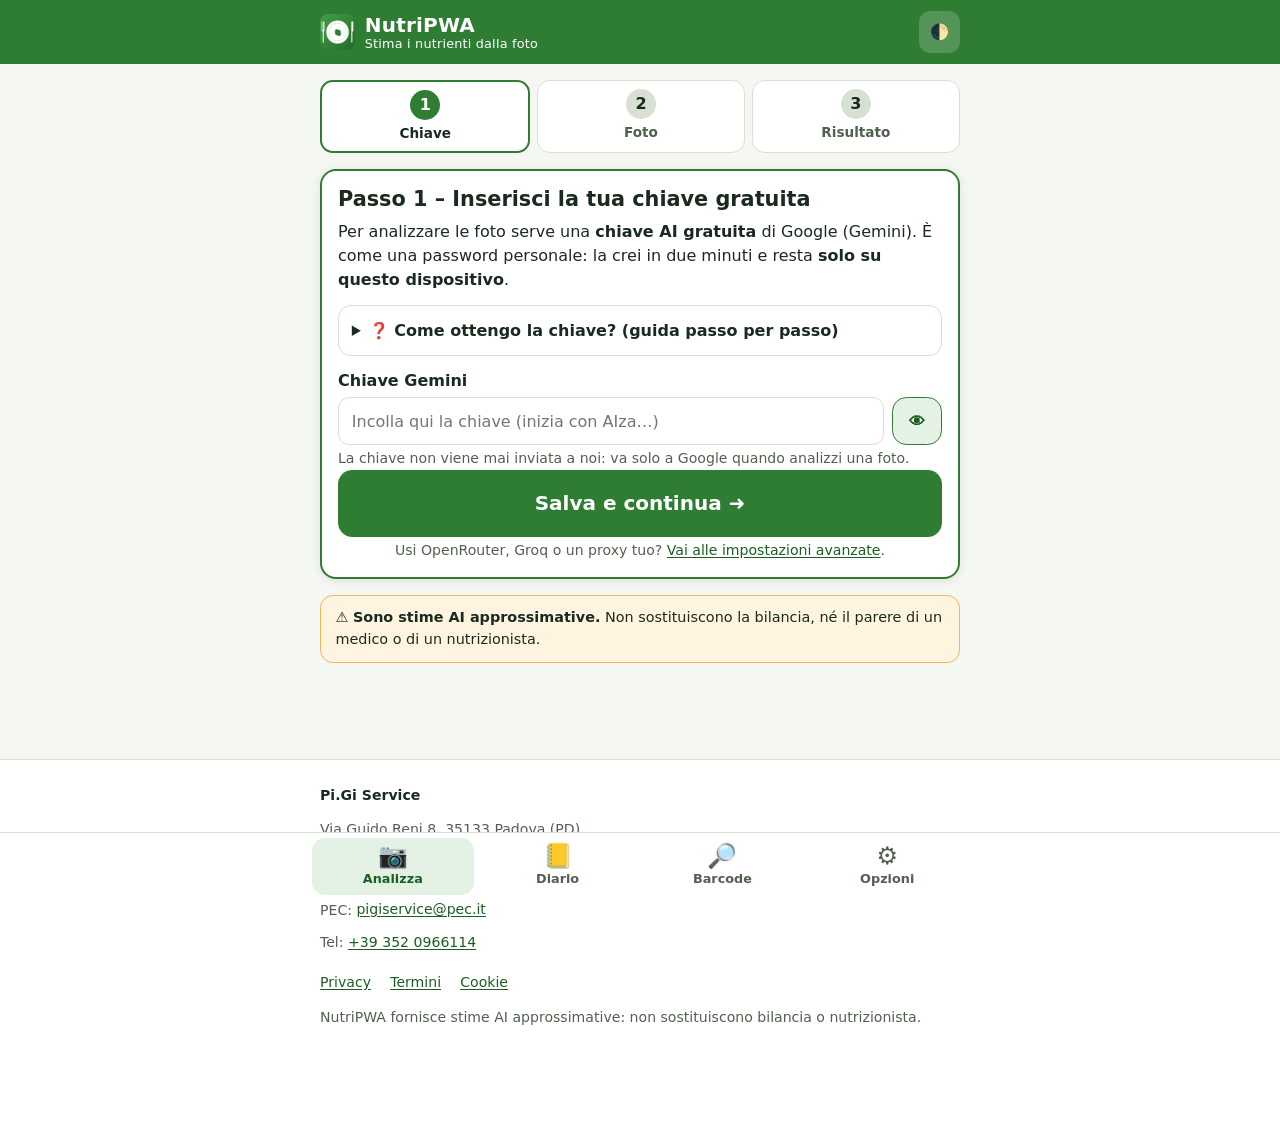
<file: index.html>
<!DOCTYPE html>
<html lang="it" data-theme="auto">
<head>
  <meta charset="UTF-8">
  <meta name="viewport" content="width=device-width, initial-scale=1, viewport-fit=cover">
  <title>NutriPWA – Calorie e nutrienti dalla foto del piatto</title>
  <meta name="description" content="Scatta una foto al tuo piatto e ottieni una stima di calorie, proteine, carboidrati, grassi e fibre. Gratis, con la tua chiave AI. I dati restano sul tuo dispositivo.">
  <link rel="manifest" href="manifest.webmanifest">
  <meta name="theme-color" content="#2e7d32">
  <meta name="color-scheme" content="light dark">
  <meta name="mobile-web-app-capable" content="yes">
  <meta name="apple-mobile-web-app-capable" content="yes">
  <meta name="apple-mobile-web-app-title" content="NutriPWA">
  <link rel="icon" href="icons/favicon-32.png" sizes="32x32" type="image/png">
  <link rel="apple-touch-icon" href="icons/apple-touch-icon.png">
  <link rel="stylesheet" href="styles.css">
  <script src="theme.js"></script>
</head>
<body class="has-nav">
<a class="skip" href="#main">Vai al contenuto</a>
<div id="ptr" class="ptr" role="status" aria-live="polite"><span class="ptr-ic" aria-hidden="true">⬇️</span><span id="ptr-txt">Tira per aggiornare</span></div>
<header class="top">
  <div class="wrap">
    <img src="icons/icon-192.png" alt="" width="40" height="40">
    <h1 class="name"><a href="#/home">NutriPWA<span class="sub">Stima i nutrienti dalla foto</span></a></h1>
    <button class="tbtn" id="btn-theme" type="button" aria-label="Cambia tema chiaro o scuro">🌓</button>
  </div>
</header>

<main id="main" tabindex="-1"><div class="wrap">
  <div id="alerts" aria-live="polite"></div>

  <!-- HOME -->
  <section class="page" id="page-home" aria-labelledby="h-home">
    <h2 id="h-home" class="sr" style="position:absolute;left:-999px">Analizza un piatto</h2>
    <ol class="steps" id="steps" aria-label="Passaggi">
      <li data-s="1"><b>1</b>Chiave</li>
      <li data-s="2"><b>2</b>Foto</li>
      <li data-s="3"><b>3</b>Risultato</li>
    </ol>

    <!-- Passo 1 -->
    <div class="card hl" id="step-key" hidden>
      <h2>Passo 1 – Inserisci la tua chiave gratuita</h2>
      <p>Per analizzare le foto serve una <strong>chiave AI gratuita</strong> di Google (Gemini). È come una password personale: la crei in due minuti e resta <strong>solo su questo dispositivo</strong>.</p>
      <details>
        <summary>❓ Come ottengo la chiave? (guida passo per passo)</summary>
        <ol>
          <li>Tocca il pulsante verde qui sotto: si apre il sito di Google.</li>
          <li>Accedi con il tuo account Google (Gmail).</li>
          <li>Tocca <strong>“Create API key”</strong> (Crea chiave API).</li>
          <li>Tocca l’icona di copia accanto alla chiave (una lunga serie di lettere e numeri).</li>
          <li>Torna qui, tocca il campo “Chiave” e scegli <strong>Incolla</strong>.</li>
        </ol>
        <a class="btn sec" href="https://aistudio.google.com/apikey" target="_blank" rel="noopener">Apri Google AI Studio ↗</a>
        <p class="hint">Il piano gratuito ha dei limiti giornalieri, sufficienti per un uso personale.</p>
      </details>
      <label for="in-key">Chiave Gemini</label>
      <div class="keyrow">
        <input id="in-key" type="password" autocomplete="off" autocapitalize="off" spellcheck="false" placeholder="Incolla qui la chiave (inizia con AIza…)">
        <button class="btn sec inline" type="button" id="btn-showkey" aria-label="Mostra o nascondi la chiave">👁</button>
      </div>
      <p class="hint" id="key-hint">La chiave non viene mai inviata a noi: va solo a Google quando analizzi una foto.</p>
      <button class="btn big" type="button" id="btn-savekey">Salva e continua ➜</button>
      <p class="hint center">Usi OpenRouter, Groq o un proxy tuo? <a href="#/impostazioni">Vai alle impostazioni avanzate</a>.</p>
    </div>

    <!-- Passo 2 -->
    <div class="card hl" id="step-photo" hidden>
      <h2>Passo 2 – Fotografa il piatto</h2>
      <p>Inquadra il piatto <strong>dall’alto</strong>, con buona luce. Includi tutto il piatto.</p>
      <div class="btns">
        <label class="btn big" for="in-cam" id="lbl-cam">📷 Scatta una foto</label>
        <label class="btn big sec" for="in-gal" id="lbl-gal">🖼️ Scegli dalla galleria</label>
      </div>
      <input id="in-cam" type="file" accept="image/*" capture="environment">
      <input id="in-gal" type="file" accept="image/*">
      <p class="hint center">Hai una confezione? Usa invece <a href="#/barcode">lo scanner del codice a barre</a>.</p>
    </div>

    <!-- Anteprima -->
    <div class="card hl" id="step-preview" hidden>
      <h2>Foto pronta ✔</h2>
      <img id="preview" class="preview" alt="Anteprima della foto del piatto">
      <label for="in-hint">Vuoi aggiungere un dettaglio? (facoltativo)</label>
      <input id="in-hint" type="text" maxlength="200" placeholder="Es. “pasta al pomodoro, porzione piccola”">
      <p class="hint">Aiuta l’AI a essere più precisa.</p>
      <div class="stack">
        <button class="btn big" type="button" id="btn-analyze">✨ Analizza il piatto</button>
        <button class="btn ghost" type="button" id="btn-change">Cambia foto</button>
      </div>
    </div>

    <!-- Caricamento -->
    <div class="card hl center" id="step-loading" hidden>
      <div class="spinner" role="status" aria-label="Analisi in corso"></div>
      <h2>Sto guardando il tuo piatto…</h2>
      <p id="loading-txt">Di solito servono 5–15 secondi. Non chiudere la pagina.</p>
      <button class="btn ghost inline" type="button" id="btn-cancel">Annulla</button>
    </div>

    <div class="disc" role="note">⚠️ <strong>Sono stime AI approssimative.</strong> Non sostituiscono la bilancia, né il parere di un medico o di un nutrizionista.</div>
  </section>

  <!-- RISULTATO / MODIFICA PASTO -->
  <section class="page" id="page-risultato" aria-labelledby="h-result">
    <ol class="steps" aria-label="Passaggi">
      <li class="done"><b>✓</b>Chiave</li><li class="done"><b>✓</b>Foto</li><li class="now"><b>3</b>Risultato</li>
    </ol>
    <div class="card hl total">
      <h2 id="h-result">Passo 3 – Ecco il risultato</h2>
      <img id="res-thumb" class="preview" alt="Foto del piatto" hidden style="max-height:14rem">
      <div class="kcal"><span id="r-kcal">0</span> <small>kcal</small></div>
      <p class="muted small" id="r-sub"></p>
      <div class="macros">
        <div class="macro" style="--c:var(--prot)"><b id="r-prot">0</b><span>Proteine (g)</span></div>
        <div class="macro" style="--c:var(--carb)"><b id="r-carb">0</b><span>Carboidrati (g)</span></div>
        <div class="macro" style="--c:var(--fat)"><b id="r-fat">0</b><span>Grassi (g)</span></div>
        <div class="macro" style="--c:var(--fib)"><b id="r-fib">0</b><span>Fibre (g)</span></div>
      </div>
      <p>Affidabilità stimata: <span class="badge" id="r-aff">–</span></p>
      <p class="muted" id="r-note"></p>
    </div>

    <div class="card">
      <h3>Alimenti riconosciuti</h3>
      <p class="hint">La porzione non è giusta? Cambia i grammi con <strong>+</strong> e <strong>−</strong>: i valori si ricalcolano da soli.</p>
      <div id="foods"></div>
      <button class="btn sec" type="button" id="btn-addfood">➕ Aggiungi un alimento</button>
    </div>

    <div class="card">
      <label for="r-title" style="margin-top:0">Nome del pasto</label>
      <input id="r-title" type="text" maxlength="80" placeholder="Es. Pranzo">
      <label for="r-type">Quando l’hai mangiato?</label>
      <select id="r-type">
        <option value="colazione">🥐 Colazione</option><option value="pranzo">🍝 Pranzo</option>
        <option value="cena">🍲 Cena</option><option value="spuntino">🍎 Spuntino</option>
      </select>
    </div>
    <div class="stack">
      <button class="btn big" type="button" id="btn-save">💾 Salva nel diario</button>
      <button class="btn warn" type="button" id="btn-delete" hidden>🗑️ Elimina questo pasto</button>
      <button class="btn ghost" type="button" id="btn-new">📷 Nuova foto</button>
    </div>
    <p class="disc" role="note" style="margin-top:1rem">⚠️ Stime AI approssimative: non sostituiscono bilancia o nutrizionista.</p>
  </section>

  <!-- DIARIO -->
  <section class="page" id="page-diario" aria-labelledby="h-diario">
    <h2 id="h-diario">📒 Il mio diario</h2>
    <div class="daynav">
      <button type="button" id="d-prev" aria-label="Giorno precedente">◀</button>
      <input type="date" id="d-date" aria-label="Scegli il giorno">
      <button type="button" id="d-next" aria-label="Giorno successivo">▶</button>
    </div>
    <div class="card" id="d-summary"></div>
    <details id="goals-box">
      <summary>🎯 I miei obiettivi giornalieri</summary>
      <div class="goals" id="goals-form"></div>
      <p class="hint">Sono valori indicativi. Per un obiettivo adatto a te chiedi al tuo medico o a un nutrizionista.</p>
      <button class="btn sec" type="button" id="btn-savegoals">Salva obiettivi</button>
    </details>
    <h3>Pasti del giorno</h3>
    <div id="d-meals"></div>
    <a class="btn" href="#/home">📷 Aggiungi un pasto</a>
  </section>

  <!-- BARCODE -->
  <section class="page" id="page-barcode" aria-labelledby="h-barcode">
    <h2 id="h-barcode">🔎 Scanner codice a barre</h2>
    <p>Per cibi confezionati: inquadra il codice a barre e prendiamo i valori da <strong>Open Food Facts</strong>, il database aperto e gratuito.</p>
    <div class="card">
      <video id="bc-video" class="video" playsinline muted aria-label="Anteprima fotocamera"></video>
      <div class="stack">
        <button class="btn big" type="button" id="bc-start">📷 Avvia la fotocamera</button>
        <button class="btn ghost" type="button" id="bc-stop" hidden>Ferma la fotocamera</button>
      </div>
      <p class="hint" id="bc-status"></p>
    </div>
    <div class="card">
      <h3>Oppure scrivi il numero</h3>
      <label for="bc-manual" style="margin-top:0">Numero sotto il codice a barre (8 o 13 cifre)</label>
      <input id="bc-manual" type="text" inputmode="numeric" pattern="[0-9]*" maxlength="14" placeholder="Es. 8076800195057">
      <div style="height:.6rem"></div>
      <button class="btn sec" type="button" id="bc-search">Cerca il prodotto</button>
    </div>
    <div class="card" id="bc-result" hidden></div>
  </section>

  <!-- IMPOSTAZIONI -->
  <section class="page" id="page-impostazioni" aria-labelledby="h-set">
    <h2 id="h-set">⚙️ Opzioni e impostazioni</h2>

    <div class="card">
      <h3>Aspetto</h3>
      <label for="s-theme" style="margin-top:0">Tema</label>
      <select id="s-theme"><option value="auto">Automatico (come il telefono)</option><option value="light">Chiaro</option><option value="dark">Scuro</option></select>
      <label for="s-size">Dimensione dei testi</label>
      <select id="s-size"><option value="1">Normale</option><option value="1.15">Grande</option><option value="1.3">Molto grande</option></select>
    </div>

    <div class="card">
      <h3>🔑 Chiave Gemini (consigliata, gratis)</h3>
      <p class="small muted" id="s-keystate"></p>
      <label for="s-key">Chiave</label>
      <input id="s-key" type="password" autocomplete="off" spellcheck="false" placeholder="AIza…">
      <label for="s-model">Modello Gemini</label>
      <select id="s-model"><option value="">Automatico (consigliato)</option></select>
      <p class="hint" id="s-modelhint"></p>
      <button class="btn ghost" type="button" id="s-refresh" style="margin-top:.4rem">🔄 Aggiorna elenco modelli</button>
      <div class="btns" style="margin-top:.8rem">
        <button class="btn" type="button" id="s-savekey">Salva</button>
        <button class="btn warn" type="button" id="s-rmkey">Rimuovi la chiave</button>
      </div>
      <p class="hint">Non hai la chiave? <a href="https://aistudio.google.com/apikey" target="_blank" rel="noopener">Creala gratis su aistudio.google.com ↗</a></p>
    </div>

    <details>
      <summary>Provider alternativo (OpenRouter, Groq, altro)</summary>
      <p class="small muted">Se Gemini non risponde (o hai finito il limite gratuito), NutriPWA prova questo provider. Deve supportare le immagini e il formato “OpenAI-compatibile”.</p>
      <label for="a-preset">Servizio</label>
      <select id="a-preset">
        <option value="openrouter">OpenRouter</option>
        <option value="groq">Groq</option>
        <option value="custom">Altro (indirizzo personalizzato)</option>
      </select>
      <label for="a-base">Indirizzo base (Base URL)</label>
      <input id="a-base" type="url" placeholder="https://openrouter.ai/api/v1" autocapitalize="off">
      <label for="a-model">Modello (deve leggere le immagini)</label>
      <input id="a-model" type="text" autocapitalize="off">
      <label for="a-key">Chiave del provider</label>
      <input id="a-key" type="password" autocomplete="off" spellcheck="false">
      <div class="btns" style="margin-top:.8rem">
        <button class="btn sec" type="button" id="a-save">Salva</button>
        <button class="btn warn" type="button" id="a-rm">Rimuovi la chiave</button>
      </div>
    </details>

    <details>
      <summary>Proxy personale (facoltativo, per esperti)</summary>
      <p class="small muted">Se hai un tuo proxy (Free AI Hub, Supabase Edge Function…) la chiave resta sul server e non serve inserirla qui. Vedi la guida nel README.</p>
      <label for="p-url">Indirizzo del proxy</label>
      <input id="p-url" type="url" placeholder="https://…supabase.co/functions/v1/ai-proxy" autocapitalize="off">
      <button class="btn sec" type="button" id="p-save" style="margin-top:.8rem">Salva proxy</button>
    </details>

    <div class="card">
      <h3>💾 I miei dati</h3>
      <p class="small muted">Diario e foto sono salvati <strong>solo in questo dispositivo</strong>. Fai ogni tanto un’esportazione per non perderli (le chiavi non vengono esportate).</p>
      <div class="btns">
        <button class="btn sec" type="button" id="x-export">⬇️ Esporta (JSON)</button>
        <label class="btn sec" for="x-import">⬆️ Importa (JSON)</label>
      </div>
      <input id="x-import" type="file" accept="application/json,.json">
      <div style="height:.7rem"></div>
      <button class="btn warn" type="button" id="x-wipe">Cancella tutti i miei dati</button>
    </div>

    <div class="card">
      <button class="btn ghost" type="button" id="btn-checkupdate">🔄 Controlla aggiornamenti</button>
      <div style="height:.6rem"></div>
      <button class="btn ghost" type="button" id="btn-install" hidden>📲 Installa l’app sul telefono</button>
      <p class="small muted">Su iPhone e iPad puoi anche <strong>tirare la pagina verso il basso</strong> (dall’inizio) per aggiornare.</p>
      <p class="small muted" id="install-hint">Per averla come una vera app: dal menu del browser scegli “Aggiungi a schermata Home” (su iPhone: Condividi → Aggiungi a Home).</p>
      <p class="small muted">NutriPWA v<span id="ver"></span> – <a href="https://github.com/gheocapaula1000-code/nutripwa" target="_blank" rel="noopener">codice sorgente</a></p>
    </div>
  </section>
</div></main>

<footer class="foot" id="footer">
  <div class="wrap">
    <p><strong>Pi.Gi Service</strong></p>
    <address>
      Via Guido Reni 8, 35133 Padova (PD)<br>
      P.IVA 05770260288<br>
      Email: <a href="mailto:info@pigiservice.com">info@pigiservice.com</a><br>
      PEC: <a href="mailto:pigiservice@pec.it">pigiservice@pec.it</a><br>
      Tel: <a href="tel:+393520966114">+39 352 0966114</a>
    </address>
    <nav aria-label="Informazioni legali">
      <a href="privacy.html">Privacy</a>
      <a href="termini.html">Termini</a>
      <a href="cookie.html">Cookie</a>
    </nav>
    <p>NutriPWA fornisce stime AI approssimative: non sostituiscono bilancia o nutrizionista.</p>
  </div>
</footer>

<div id="update-banner" class="update" role="status" aria-live="polite" hidden>
  <p><strong>È disponibile una nuova versione</strong><span id="upd-note"></span></p>
  <div class="btns"><button class="btn big" type="button" id="upd-now">Aggiorna ora</button><button class="btn ghost" type="button" id="upd-later">Più tardi</button></div>
</div>
<nav class="nav" aria-label="Menu principale"><div class="wrap">
  <a href="#/home" data-nav="home"><span aria-hidden="true">📷</span>Analizza</a>
  <a href="#/diario" data-nav="diario"><span aria-hidden="true">📒</span>Diario</a>
  <a href="#/barcode" data-nav="barcode"><span aria-hidden="true">🔎</span>Barcode</a>
  <a href="#/impostazioni" data-nav="impostazioni"><span aria-hidden="true">⚙️</span>Opzioni</a>
</div></nav>
<script src="app.js"></script>
</body>
</html>
</file>
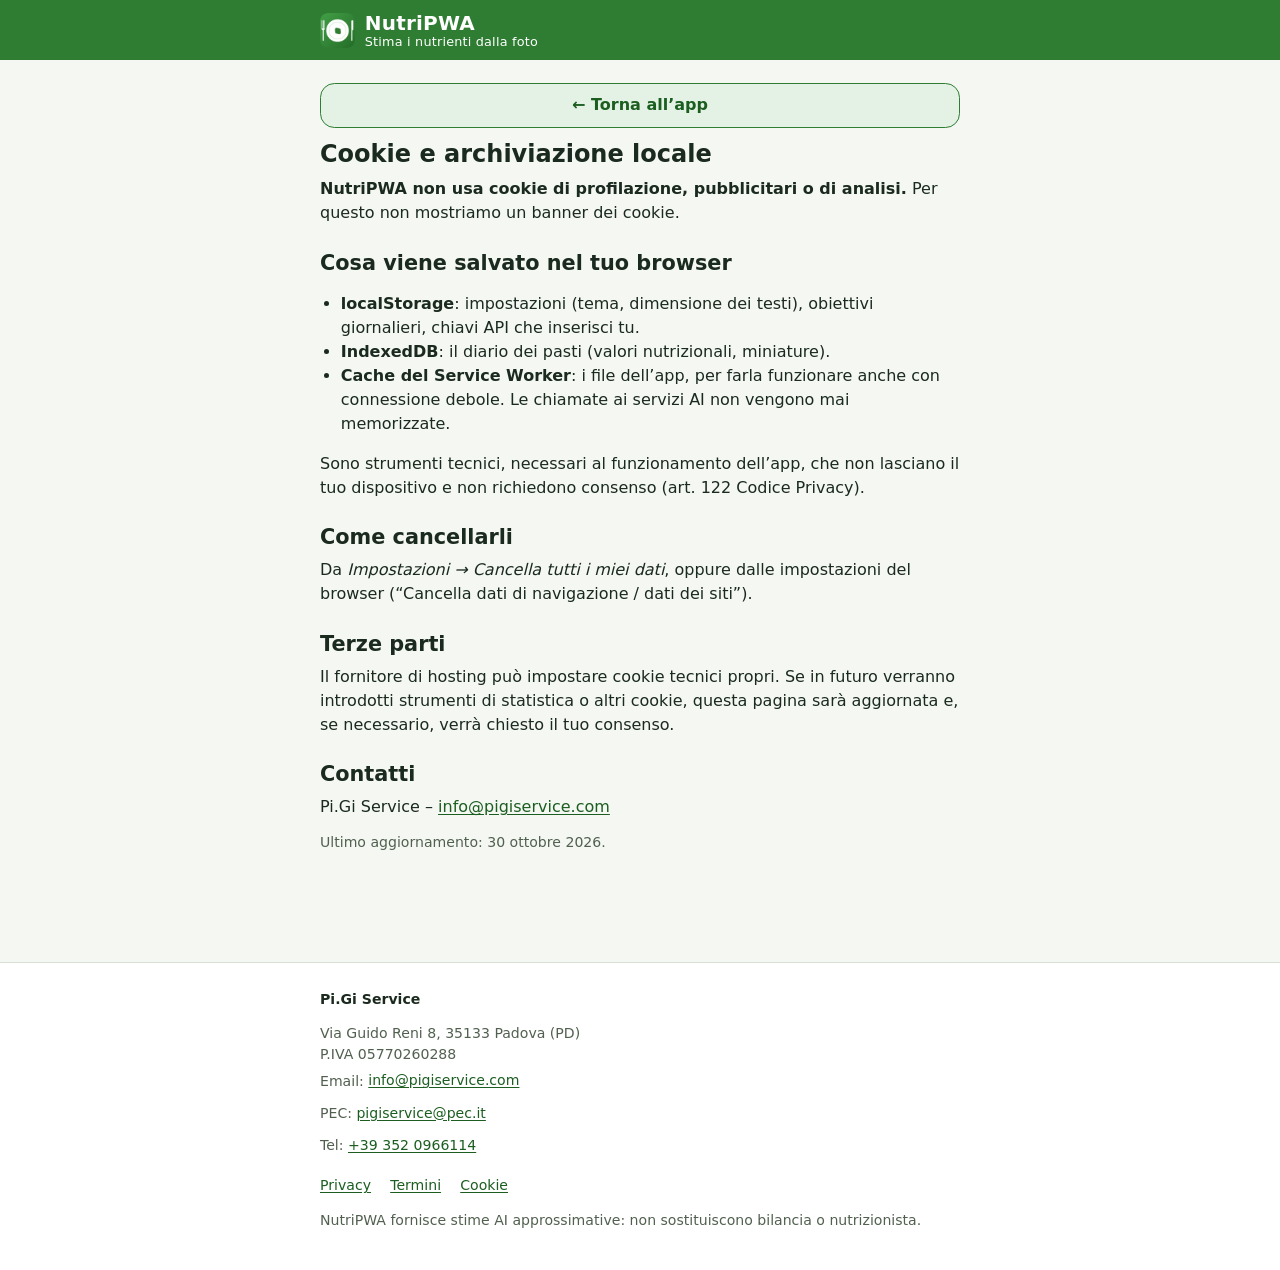
<file: cookie.html>
<!DOCTYPE html>
<html lang="it" data-theme="auto">
<head>
  <meta charset="UTF-8">
  <meta name="viewport" content="width=device-width, initial-scale=1, viewport-fit=cover">
  <title>Cookie – NutriPWA</title>
  <meta name="theme-color" content="#2e7d32">
  <meta name="color-scheme" content="light dark">
  <link rel="manifest" href="manifest.webmanifest">
  <link rel="icon" href="icons/favicon-32.png" sizes="32x32" type="image/png">
  <link rel="apple-touch-icon" href="icons/apple-touch-icon.png">
  <link rel="stylesheet" href="styles.css">
</head>
<body>
<a class="skip" href="#main">Vai al contenuto</a>
<header class="top"><div class="wrap">
  <img src="icons/icon-192.png" alt="" width="40" height="40">
  <h1 class="name"><a href="index.html">NutriPWA<span class="sub">Stima i nutrienti dalla foto</span></a></h1>
</div></header>
<main id="main" tabindex="-1"><div class="wrap legal">
<p><a class="btn sec inline" href="index.html">← Torna all’app</a></p>
<h1>Cookie e archiviazione locale</h1>
<p><strong>NutriPWA non usa cookie di profilazione, pubblicitari o di analisi.</strong> Per questo non mostriamo un banner dei cookie.</p>
<h2>Cosa viene salvato nel tuo browser</h2>
<ul>
<li><strong>localStorage</strong>: impostazioni (tema, dimensione dei testi), obiettivi giornalieri, chiavi API che inserisci tu.</li>
<li><strong>IndexedDB</strong>: il diario dei pasti (valori nutrizionali, miniature).</li>
<li><strong>Cache del Service Worker</strong>: i file dell’app, per farla funzionare anche con connessione debole. Le chiamate ai servizi AI non vengono mai memorizzate.</li>
</ul>
<p>Sono strumenti tecnici, necessari al funzionamento dell’app, che non lasciano il tuo dispositivo e non richiedono consenso (art. 122 Codice Privacy).</p>
<h2>Come cancellarli</h2>
<p>Da <em>Impostazioni → Cancella tutti i miei dati</em>, oppure dalle impostazioni del browser (“Cancella dati di navigazione / dati dei siti”).</p>
<h2>Terze parti</h2>
<p>Il fornitore di hosting può impostare cookie tecnici propri. Se in futuro verranno introdotti strumenti di statistica o altri cookie, questa pagina sarà aggiornata e, se necessario, verrà chiesto il tuo consenso.</p>
<h2>Contatti</h2>
<p>Pi.Gi Service – <a href="mailto:info@pigiservice.com">info@pigiservice.com</a></p>
<p class="muted small">Ultimo aggiornamento: 30 ottobre 2026.</p>
</div></main>
<footer class="foot" id="footer">
  <div class="wrap">
    <p><strong>Pi.Gi Service</strong></p>
    <address>
      Via Guido Reni 8, 35133 Padova (PD)<br>
      P.IVA 05770260288<br>
      Email: <a href="mailto:info@pigiservice.com">info@pigiservice.com</a><br>
      PEC: <a href="mailto:pigiservice@pec.it">pigiservice@pec.it</a><br>
      Tel: <a href="tel:+393520966114">+39 352 0966114</a>
    </address>
    <nav aria-label="Informazioni legali">
      <a href="privacy.html">Privacy</a>
      <a href="termini.html">Termini</a>
      <a href="cookie.html">Cookie</a>
    </nav>
    <p>NutriPWA fornisce stime AI approssimative: non sostituiscono bilancia o nutrizionista.</p>
  </div>
</footer>
<script src="theme.js"></script>
</body>
</html>
</file>
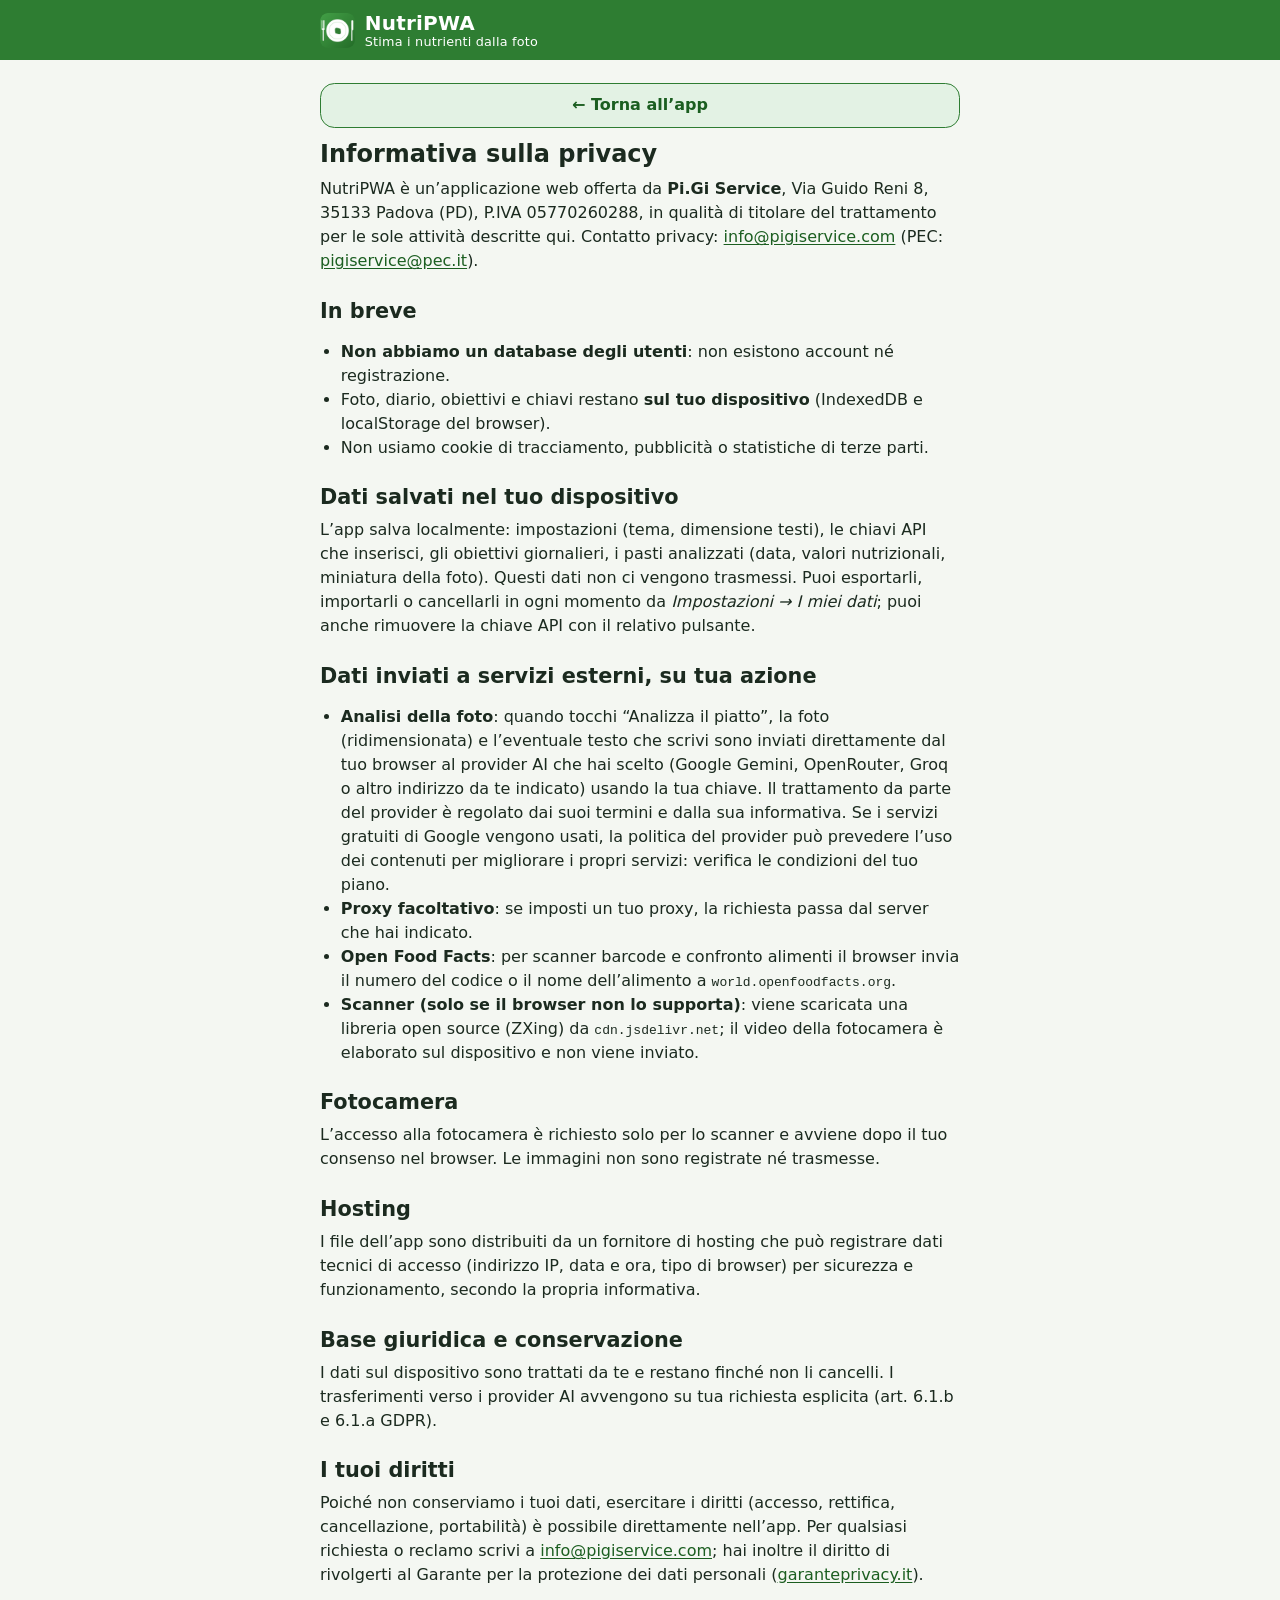
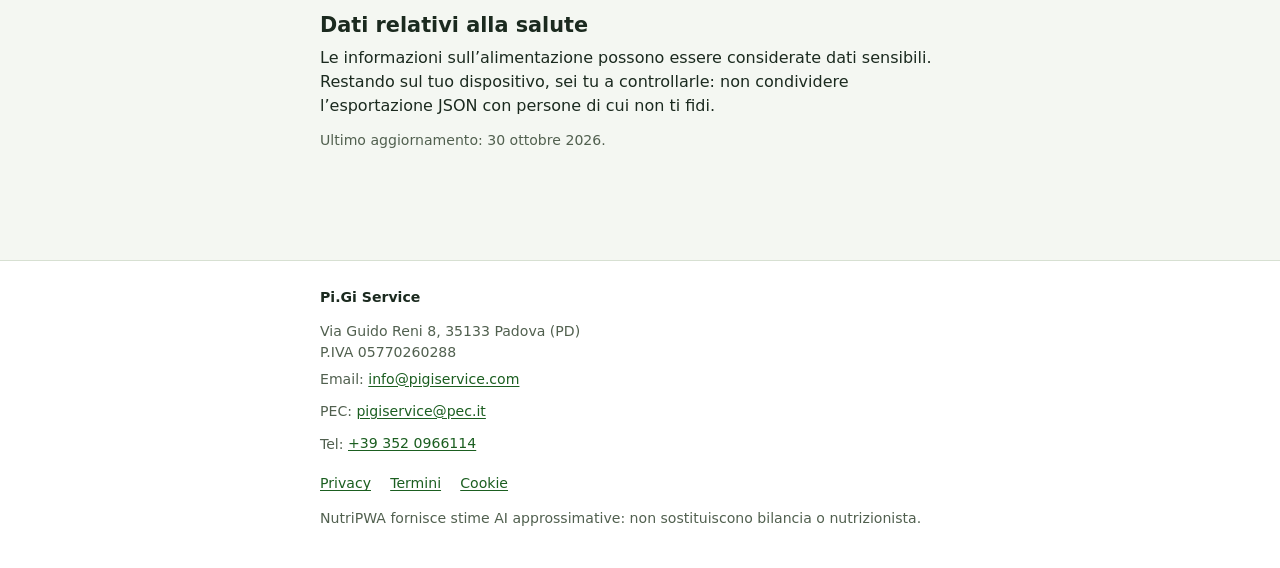
<file: privacy.html>
<!DOCTYPE html>
<html lang="it" data-theme="auto">
<head>
  <meta charset="UTF-8">
  <meta name="viewport" content="width=device-width, initial-scale=1, viewport-fit=cover">
  <title>Privacy – NutriPWA</title>
  <meta name="theme-color" content="#2e7d32">
  <meta name="color-scheme" content="light dark">
  <link rel="manifest" href="manifest.webmanifest">
  <link rel="icon" href="icons/favicon-32.png" sizes="32x32" type="image/png">
  <link rel="apple-touch-icon" href="icons/apple-touch-icon.png">
  <link rel="stylesheet" href="styles.css">
</head>
<body>
<a class="skip" href="#main">Vai al contenuto</a>
<header class="top"><div class="wrap">
  <img src="icons/icon-192.png" alt="" width="40" height="40">
  <h1 class="name"><a href="index.html">NutriPWA<span class="sub">Stima i nutrienti dalla foto</span></a></h1>
</div></header>
<main id="main" tabindex="-1"><div class="wrap legal">
<p><a class="btn sec inline" href="index.html">← Torna all’app</a></p>
<h1>Informativa sulla privacy</h1>
<p>NutriPWA è un’applicazione web offerta da <strong>Pi.Gi Service</strong>, Via Guido Reni 8, 35133 Padova (PD), P.IVA 05770260288, in qualità di titolare del trattamento per le sole attività descritte qui. Contatto privacy: <a href="mailto:info@pigiservice.com">info@pigiservice.com</a> (PEC: <a href="mailto:pigiservice@pec.it">pigiservice@pec.it</a>).</p>
<h2>In breve</h2>
<ul>
<li><strong>Non abbiamo un database degli utenti</strong>: non esistono account né registrazione.</li>
<li>Foto, diario, obiettivi e chiavi restano <strong>sul tuo dispositivo</strong> (IndexedDB e localStorage del browser).</li>
<li>Non usiamo cookie di tracciamento, pubblicità o statistiche di terze parti.</li>
</ul>
<h2>Dati salvati nel tuo dispositivo</h2>
<p>L’app salva localmente: impostazioni (tema, dimensione testi), le chiavi API che inserisci, gli obiettivi giornalieri, i pasti analizzati (data, valori nutrizionali, miniatura della foto). Questi dati non ci vengono trasmessi. Puoi esportarli, importarli o cancellarli in ogni momento da <em>Impostazioni → I miei dati</em>; puoi anche rimuovere la chiave API con il relativo pulsante.</p>
<h2>Dati inviati a servizi esterni, su tua azione</h2>
<ul>
<li><strong>Analisi della foto</strong>: quando tocchi “Analizza il piatto”, la foto (ridimensionata) e l’eventuale testo che scrivi sono inviati direttamente dal tuo browser al provider AI che hai scelto (Google Gemini, OpenRouter, Groq o altro indirizzo da te indicato) usando la tua chiave. Il trattamento da parte del provider è regolato dai suoi termini e dalla sua informativa. Se i servizi gratuiti di Google vengono usati, la politica del provider può prevedere l’uso dei contenuti per migliorare i propri servizi: verifica le condizioni del tuo piano.</li>
<li><strong>Proxy facoltativo</strong>: se imposti un tuo proxy, la richiesta passa dal server che hai indicato.</li>
<li><strong>Open Food Facts</strong>: per scanner barcode e confronto alimenti il browser invia il numero del codice o il nome dell’alimento a <code>world.openfoodfacts.org</code>.</li>
<li><strong>Scanner (solo se il browser non lo supporta)</strong>: viene scaricata una libreria open source (ZXing) da <code>cdn.jsdelivr.net</code>; il video della fotocamera è elaborato sul dispositivo e non viene inviato.</li>
</ul>
<h2>Fotocamera</h2>
<p>L’accesso alla fotocamera è richiesto solo per lo scanner e avviene dopo il tuo consenso nel browser. Le immagini non sono registrate né trasmesse.</p>
<h2>Hosting</h2>
<p>I file dell’app sono distribuiti da un fornitore di hosting che può registrare dati tecnici di accesso (indirizzo IP, data e ora, tipo di browser) per sicurezza e funzionamento, secondo la propria informativa.</p>
<h2>Base giuridica e conservazione</h2>
<p>I dati sul dispositivo sono trattati da te e restano finché non li cancelli. I trasferimenti verso i provider AI avvengono su tua richiesta esplicita (art. 6.1.b e 6.1.a GDPR).</p>
<h2>I tuoi diritti</h2>
<p>Poiché non conserviamo i tuoi dati, esercitare i diritti (accesso, rettifica, cancellazione, portabilità) è possibile direttamente nell’app. Per qualsiasi richiesta o reclamo scrivi a <a href="mailto:info@pigiservice.com">info@pigiservice.com</a>; hai inoltre il diritto di rivolgerti al Garante per la protezione dei dati personali (<a href="https://www.garanteprivacy.it" rel="noopener">garanteprivacy.it</a>).</p>
<h2>Dati relativi alla salute</h2>
<p>Le informazioni sull’alimentazione possono essere considerate dati sensibili. Restando sul tuo dispositivo, sei tu a controllarle: non condividere l’esportazione JSON con persone di cui non ti fidi.</p>
<p class="muted small">Ultimo aggiornamento: 30 ottobre 2026.</p>
</div></main>
<footer class="foot" id="footer">
  <div class="wrap">
    <p><strong>Pi.Gi Service</strong></p>
    <address>
      Via Guido Reni 8, 35133 Padova (PD)<br>
      P.IVA 05770260288<br>
      Email: <a href="mailto:info@pigiservice.com">info@pigiservice.com</a><br>
      PEC: <a href="mailto:pigiservice@pec.it">pigiservice@pec.it</a><br>
      Tel: <a href="tel:+393520966114">+39 352 0966114</a>
    </address>
    <nav aria-label="Informazioni legali">
      <a href="privacy.html">Privacy</a>
      <a href="termini.html">Termini</a>
      <a href="cookie.html">Cookie</a>
    </nav>
    <p>NutriPWA fornisce stime AI approssimative: non sostituiscono bilancia o nutrizionista.</p>
  </div>
</footer>
<script src="theme.js"></script>
</body>
</html>
</file>
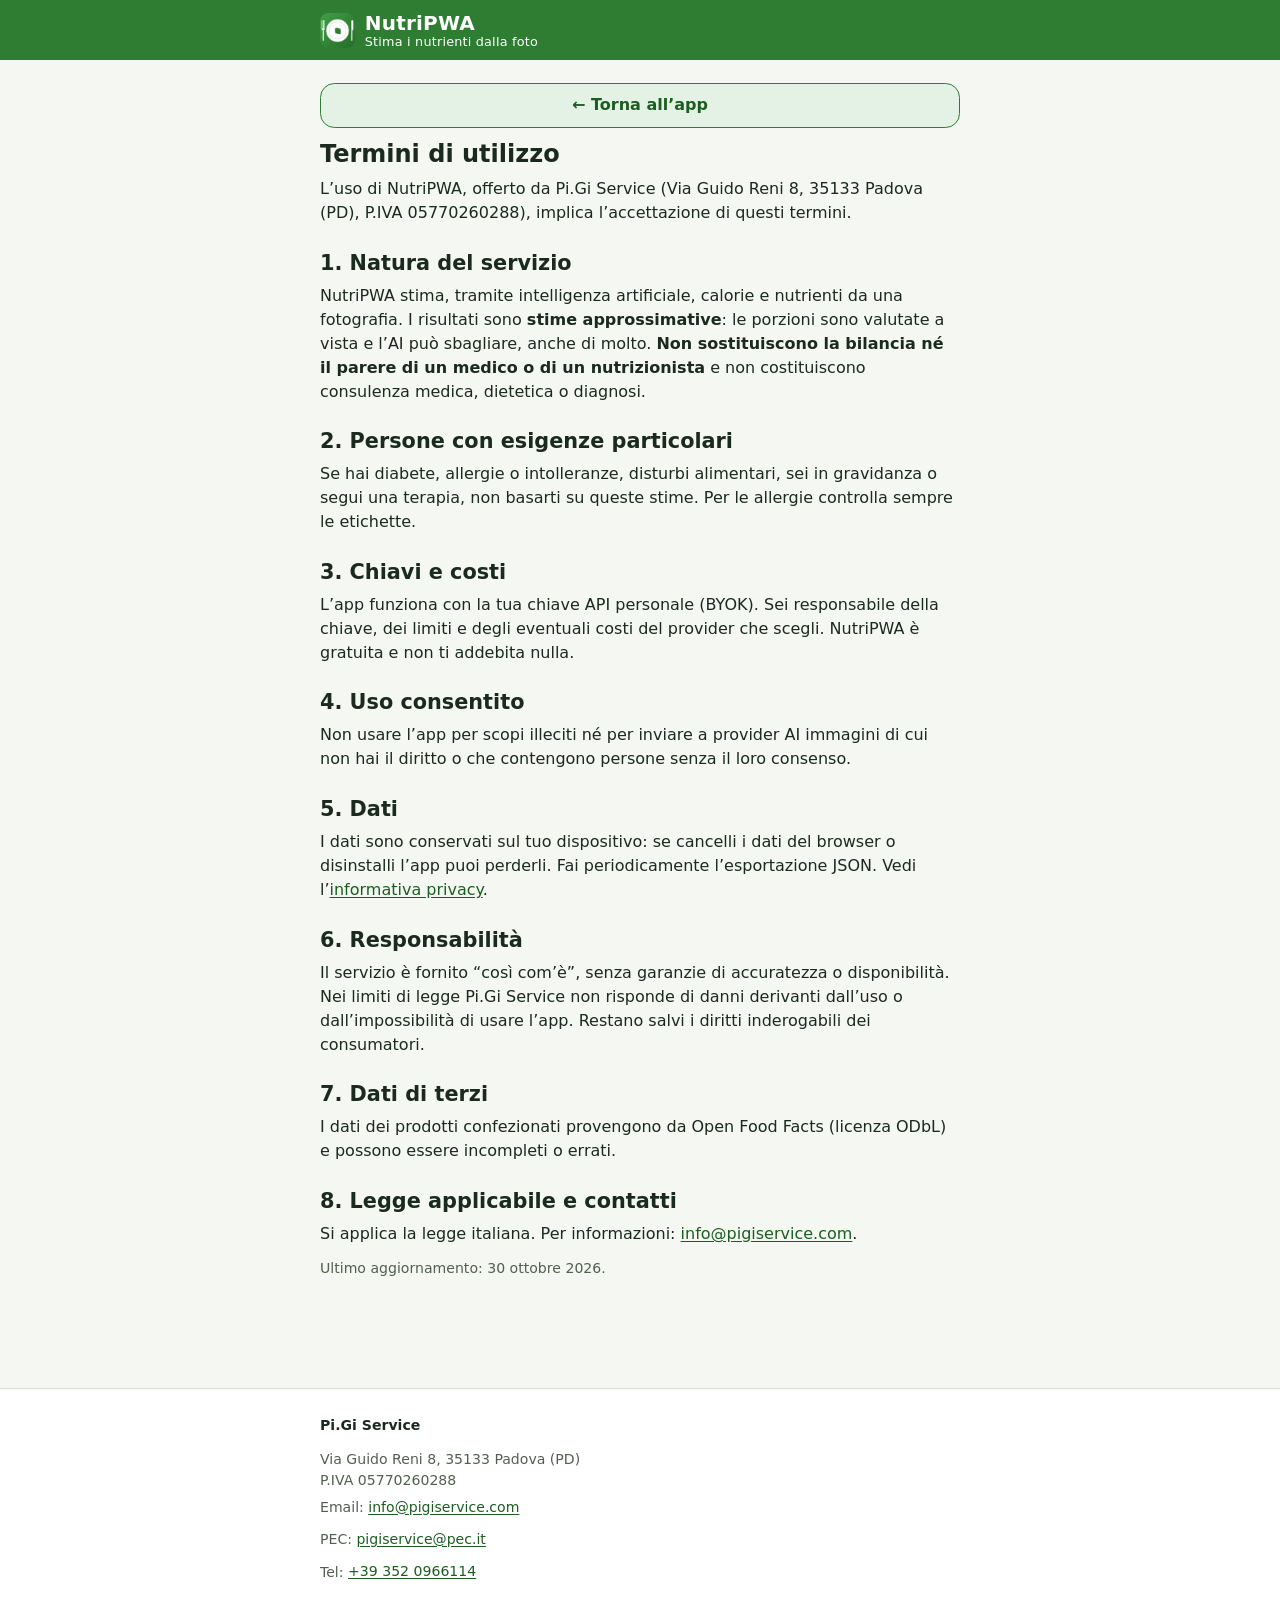
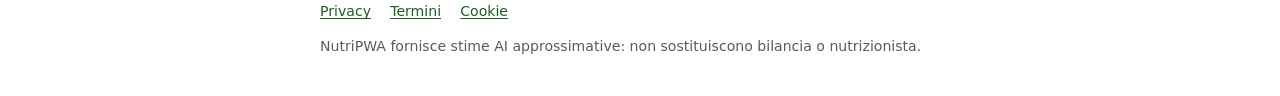
<file: termini.html>
<!DOCTYPE html>
<html lang="it" data-theme="auto">
<head>
  <meta charset="UTF-8">
  <meta name="viewport" content="width=device-width, initial-scale=1, viewport-fit=cover">
  <title>Termini di utilizzo – NutriPWA</title>
  <meta name="theme-color" content="#2e7d32">
  <meta name="color-scheme" content="light dark">
  <link rel="manifest" href="manifest.webmanifest">
  <link rel="icon" href="icons/favicon-32.png" sizes="32x32" type="image/png">
  <link rel="apple-touch-icon" href="icons/apple-touch-icon.png">
  <link rel="stylesheet" href="styles.css">
</head>
<body>
<a class="skip" href="#main">Vai al contenuto</a>
<header class="top"><div class="wrap">
  <img src="icons/icon-192.png" alt="" width="40" height="40">
  <h1 class="name"><a href="index.html">NutriPWA<span class="sub">Stima i nutrienti dalla foto</span></a></h1>
</div></header>
<main id="main" tabindex="-1"><div class="wrap legal">
<p><a class="btn sec inline" href="index.html">← Torna all’app</a></p>
<h1>Termini di utilizzo</h1>
<p>L’uso di NutriPWA, offerto da Pi.Gi Service (Via Guido Reni 8, 35133 Padova (PD), P.IVA 05770260288), implica l’accettazione di questi termini.</p>
<h2>1. Natura del servizio</h2>
<p>NutriPWA stima, tramite intelligenza artificiale, calorie e nutrienti da una fotografia. I risultati sono <strong>stime approssimative</strong>: le porzioni sono valutate a vista e l’AI può sbagliare, anche di molto. <strong>Non sostituiscono la bilancia né il parere di un medico o di un nutrizionista</strong> e non costituiscono consulenza medica, dietetica o diagnosi.</p>
<h2>2. Persone con esigenze particolari</h2>
<p>Se hai diabete, allergie o intolleranze, disturbi alimentari, sei in gravidanza o segui una terapia, non basarti su queste stime. Per le allergie controlla sempre le etichette.</p>
<h2>3. Chiavi e costi</h2>
<p>L’app funziona con la tua chiave API personale (BYOK). Sei responsabile della chiave, dei limiti e degli eventuali costi del provider che scegli. NutriPWA è gratuita e non ti addebita nulla.</p>
<h2>4. Uso consentito</h2>
<p>Non usare l’app per scopi illeciti né per inviare a provider AI immagini di cui non hai il diritto o che contengono persone senza il loro consenso.</p>
<h2>5. Dati</h2>
<p>I dati sono conservati sul tuo dispositivo: se cancelli i dati del browser o disinstalli l’app puoi perderli. Fai periodicamente l’esportazione JSON. Vedi l’<a href="privacy.html">informativa privacy</a>.</p>
<h2>6. Responsabilità</h2>
<p>Il servizio è fornito “così com’è”, senza garanzie di accuratezza o disponibilità. Nei limiti di legge Pi.Gi Service non risponde di danni derivanti dall’uso o dall’impossibilità di usare l’app. Restano salvi i diritti inderogabili dei consumatori.</p>
<h2>7. Dati di terzi</h2>
<p>I dati dei prodotti confezionati provengono da Open Food Facts (licenza ODbL) e possono essere incompleti o errati.</p>
<h2>8. Legge applicabile e contatti</h2>
<p>Si applica la legge italiana. Per informazioni: <a href="mailto:info@pigiservice.com">info@pigiservice.com</a>.</p>
<p class="muted small">Ultimo aggiornamento: 30 ottobre 2026.</p>
</div></main>
<footer class="foot" id="footer">
  <div class="wrap">
    <p><strong>Pi.Gi Service</strong></p>
    <address>
      Via Guido Reni 8, 35133 Padova (PD)<br>
      P.IVA 05770260288<br>
      Email: <a href="mailto:info@pigiservice.com">info@pigiservice.com</a><br>
      PEC: <a href="mailto:pigiservice@pec.it">pigiservice@pec.it</a><br>
      Tel: <a href="tel:+393520966114">+39 352 0966114</a>
    </address>
    <nav aria-label="Informazioni legali">
      <a href="privacy.html">Privacy</a>
      <a href="termini.html">Termini</a>
      <a href="cookie.html">Cookie</a>
    </nav>
    <p>NutriPWA fornisce stime AI approssimative: non sostituiscono bilancia o nutrizionista.</p>
  </div>
</footer>
<script src="theme.js"></script>
</body>
</html>
</file>
<file: styles.css>
/* NutriPWA – stili. Mobile-first, unità relative (rem/%/vw), niente larghezze fisse. */
:root{
  --fs:1;
  --bg:#f4f7f2; --card:#ffffff; --text:#1b2a1f; --muted:#51604f; --line:#d7e0d2;
  --brand:#2e7d32; --brand-d:#1b5e20; --brand-l:#e3f2e4; --on-brand:#ffffff;
  --accent:#ef6c00; --warn-bg:#fff4e0; --warn-line:#f0b45a; --err-bg:#fdecea; --err-line:#e57368; --ok-bg:#e6f4e7;
  --radius:1rem; --shadow:0 .1rem .6rem rgba(20,40,20,.10);
  --kcal:#ef6c00; --prot:#c62828; --carb:#1565c0; --fat:#8e24aa; --fib:#2e7d32;
}
:root[data-theme="dark"]{
  --bg:#101612; --card:#1a231c; --text:#eef4ec; --muted:#b3c2b0; --line:#2d3b2f;
  --brand:#66bb6a; --brand-d:#81c784; --brand-l:#203523; --on-brand:#0b1a0d;
  --warn-bg:#33270f; --warn-line:#8a6a22; --err-bg:#3a1b19; --err-line:#a8483f; --ok-bg:#1d3320;
  --shadow:0 .1rem .6rem rgba(0,0,0,.5);
  --kcal:#ffa040; --prot:#ef7a7a; --carb:#64b5f6; --fat:#ce93d8; --fib:#81c784;
}
@media (prefers-color-scheme: dark){
  :root[data-theme="auto"]{
    --bg:#101612; --card:#1a231c; --text:#eef4ec; --muted:#b3c2b0; --line:#2d3b2f;
    --brand:#66bb6a; --brand-d:#81c784; --brand-l:#203523; --on-brand:#0b1a0d;
    --warn-bg:#33270f; --warn-line:#8a6a22; --err-bg:#3a1b19; --err-line:#a8483f; --ok-bg:#1d3320;
    --shadow:0 .1rem .6rem rgba(0,0,0,.5);
    --kcal:#ffa040; --prot:#ef7a7a; --carb:#64b5f6; --fat:#ce93d8; --fib:#81c784;
  }
}
*{box-sizing:border-box}
html{font-size:calc(112.5% * var(--fs));-webkit-text-size-adjust:100%;overscroll-behavior-y:contain}
body{margin:0;background:var(--bg);color:var(--text);font-family:system-ui,-apple-system,"Segoe UI",Roboto,Arial,sans-serif;line-height:1.5;min-height:100vh;min-height:100dvh;display:flex;flex-direction:column}
a{color:var(--brand-d);text-underline-offset:.15em}
a:focus-visible,button:focus-visible,input:focus-visible,select:focus-visible,summary:focus-visible,textarea:focus-visible{outline:.2rem solid var(--accent);outline-offset:.15rem}
h1,h2,h3{line-height:1.2;margin:0 0 .5rem}
h1{font-size:1.5rem} h2{font-size:1.3rem} h3{font-size:1.1rem}
p{margin:.4rem 0 .8rem}
.wrap{width:100%;max-width:42rem;margin:0 auto;padding:0 1rem}
.skip{position:absolute;left:-999px;top:0;background:var(--brand);color:var(--on-brand);padding:.6rem 1rem;z-index:100}
.skip:focus{left:0}

/* header */
.top{background:var(--brand);color:var(--on-brand);padding:.7rem 0;position:sticky;top:0;z-index:20}
.top .wrap{display:flex;align-items:center;gap:.6rem}
.top img{width:2.2rem;height:2.2rem;border-radius:.5rem}
.top .name{font-size:1.25rem;font-weight:800;letter-spacing:.01em;margin:0;flex:1}
.top .name a{color:inherit;text-decoration:none}
.top .sub{font-size:.8rem;opacity:1;font-weight:400;display:block;line-height:1.1}
.top .tbtn{background:rgba(255,255,255,.18);color:inherit;border:0;border-radius:.7rem;padding:.4rem .7rem;font-size:.95rem;min-height:2.6rem;cursor:pointer}
.top .tbtn:hover{background:rgba(255,255,255,.3)}
:root[data-theme="dark"] .top,:root[data-theme="auto"] .top{--x:0}

main{flex:1;padding:1rem 0 6rem}
.page{display:none}.page.active{display:block;animation:fade .2s ease}
@keyframes fade{from{opacity:0;transform:translateY(.3rem)}to{opacity:1;transform:none}}
@media (prefers-reduced-motion:reduce){*{animation:none!important;transition:none!important}}

/* cards */
.card{background:var(--card);border:1px solid var(--line);border-radius:var(--radius);box-shadow:var(--shadow);padding:1rem;margin:0 0 1rem}
.card.hl{border:.15rem solid var(--brand)}
.muted{color:var(--muted)} .small{font-size:.88rem} .center{text-align:center}
.row{display:flex;gap:.6rem;flex-wrap:wrap;align-items:center}
.row>.grow{flex:1 1 10rem}
.stack>*+*{margin-top:.7rem}

/* stepper */
.steps{display:flex;gap:.4rem;list-style:none;padding:0;margin:0 0 1rem}
.steps li{flex:1;text-align:center;font-size:.85rem;font-weight:600;color:var(--muted);padding:.5rem .2rem;border-radius:.8rem;background:var(--card);border:1px solid var(--line)}
.steps li b{display:flex;width:1.9rem;height:1.9rem;border-radius:50%;margin:0 auto .15rem;align-items:center;justify-content:center;background:var(--line);color:var(--text);font-size:1rem}
.steps li.now{border:.15rem solid var(--brand);color:var(--text)}
.steps li.now b{background:var(--brand);color:var(--on-brand)}
.steps li.done b{background:var(--brand-l);color:var(--brand-d)}
.steps li.done{color:var(--brand-d)}

/* buttons / forms */
.btn{display:flex;align-items:center;justify-content:center;gap:.5rem;width:100%;min-height:3.4rem;padding:.7rem 1rem;border:0;border-radius:.9rem;background:var(--brand);color:var(--on-brand);font-size:1.1rem;font-weight:700;cursor:pointer;text-decoration:none;font-family:inherit}
.btn:hover{background:var(--brand-d)}
.btn:disabled{opacity:.5;cursor:not-allowed}
.btn.sec{background:var(--brand-l);color:var(--brand-d);border:.1rem solid var(--brand)}
.btn.sec:hover{background:var(--line)}
.btn.warn{background:var(--err-bg);color:var(--text);border:.1rem solid var(--err-line)}
.btn.ghost{background:transparent;color:var(--brand-d);border:.1rem solid var(--line)}
.btn.big{min-height:4.2rem;font-size:1.25rem}
.btn.inline{width:auto;min-height:2.8rem;font-size:1rem;padding:.4rem 1rem}
.btns{display:grid;gap:.7rem;grid-template-columns:repeat(auto-fit,minmax(11rem,1fr))}
label{display:block;font-weight:600;margin:.8rem 0 .25rem}
input,select,textarea{width:100%;min-height:3rem;padding:.6rem .8rem;border:.1rem solid var(--line);border-radius:.7rem;font-size:1rem;background:var(--card);color:var(--text);font-family:inherit}
input[type=checkbox]{width:1.4rem;min-height:1.4rem;vertical-align:middle;margin-right:.5rem}
input[type=file]{display:none}
.hint{font-size:.88rem;color:var(--muted);margin:.2rem 0 0}
details{border:1px solid var(--line);border-radius:.8rem;padding:.2rem .8rem;margin:.6rem 0;background:var(--card)}
details summary{cursor:pointer;font-weight:600;padding:.6rem 0;min-height:2.6rem}
details ol{margin:.3rem 0 .6rem;padding-left:1.3rem}
details li{margin:.3rem 0}
.keyrow{display:flex;gap:.5rem}.keyrow input{flex:1}.keyrow button{flex:0 0 auto;width:auto}

/* alerts */
.alert{border-radius:.9rem;padding:.8rem 1rem;margin:0 0 1rem;border:.1rem solid;display:flex;gap:.7rem;align-items:flex-start}
.alert .ic{font-size:1.4rem;line-height:1.2}
.alert.err{background:var(--err-bg);border-color:var(--err-line)}
.alert.warn{background:var(--warn-bg);border-color:var(--warn-line)}
.alert.ok{background:var(--ok-bg);border-color:var(--brand)}
.alert .body{flex:1}.alert strong{display:block}
.alert .x{background:none;border:0;font-size:1.3rem;cursor:pointer;color:inherit;min-width:2.4rem;min-height:2.4rem}
.disc{font-size:.9rem;background:var(--warn-bg);border:1px solid var(--warn-line);border-radius:.8rem;padding:.7rem .9rem}

/* photo */
.preview{width:100%;max-height:60vh;object-fit:contain;border-radius:.9rem;background:#0002;display:block}
.spinner{width:3rem;height:3rem;border:.4rem solid var(--line);border-top-color:var(--brand);border-radius:50%;animation:spin 1s linear infinite;margin:.5rem auto}
@keyframes spin{to{transform:rotate(360deg)}}

/* result */
.total{text-align:center}
.total .kcal{font-size:2.6rem;font-weight:800;color:var(--kcal);line-height:1}
.total .kcal small{font-size:1.1rem;font-weight:600;color:var(--muted)}
.macros{display:grid;grid-template-columns:repeat(auto-fit,minmax(6.5rem,1fr));gap:.5rem;margin:.8rem 0}
.macro{background:var(--bg);border-radius:.8rem;padding:.5rem;text-align:center;border-bottom:.3rem solid var(--c,var(--line))}
.macro b{display:block;font-size:1.3rem}.macro span{font-size:.85rem;color:var(--muted)}
.badge{display:inline-block;padding:.15rem .7rem;border-radius:2rem;font-size:.85rem;font-weight:700;background:var(--brand-l);color:var(--brand-d)}
.badge.media{background:var(--warn-bg);color:var(--text)}.badge.bassa{background:var(--err-bg);color:var(--text)}
.food{border-top:1px solid var(--line);padding:.8rem 0}
.food:first-child{border-top:0}
.food .fn{font-weight:700;font-size:1.05rem}
.food .fv{font-size:.9rem;color:var(--muted)}
.stepper{display:flex;align-items:stretch;gap:.4rem;margin:.4rem 0}
.stepper button{flex:0 0 3.2rem;width:3.2rem;min-height:3.2rem;border:.1rem solid var(--brand);background:var(--brand-l);color:var(--brand-d);font-size:1.5rem;font-weight:700;border-radius:.7rem;cursor:pointer}
.stepper input{text-align:center;font-size:1.2rem;font-weight:700;min-width:0}
.stepper .u{align-self:center;font-weight:600}
.off{background:var(--bg);border-radius:.7rem;padding:.6rem;margin-top:.4rem;font-size:.9rem}

/* diary */
.daynav{display:flex;align-items:center;gap:.5rem;margin-bottom:1rem}
.daynav button{flex:0 0 3.2rem;width:3.2rem;min-height:3.2rem;border-radius:.8rem;border:.1rem solid var(--line);background:var(--card);color:var(--text);font-size:1.4rem;cursor:pointer}
.daynav input{text-align:center;font-weight:700;flex:1;min-width:0;padding:.6rem .3rem;font-size:.95rem}
.bar{margin:.7rem 0}
.bar .lab{display:flex;justify-content:space-between;font-size:.95rem;font-weight:600}
.bar .track{height:.8rem;background:var(--line);border-radius:1rem;overflow:hidden;margin-top:.2rem}
.bar .fill{height:100%;background:var(--c);border-radius:1rem;transition:width .4s}
.bar .fill.over{background:var(--err-line)}
.meal{display:flex;gap:.8rem;align-items:center;width:100%;text-align:left;background:var(--card);border:1px solid var(--line);border-radius:var(--radius);padding:.6rem;margin:0 0 .6rem;cursor:pointer;color:var(--text);font-family:inherit;font-size:1rem;min-height:4.5rem}
.meal img,.meal .ph{width:4rem;height:4rem;border-radius:.7rem;object-fit:cover;flex:0 0 4rem;background:var(--brand-l);display:flex;align-items:center;justify-content:center;font-size:1.8rem}
.meal .mt{font-weight:700}.meal .ms{font-size:.88rem;color:var(--muted)}
.meal>span:nth-child(2){flex:1;min-width:0}
.meal .mk{font-weight:800;color:var(--kcal);white-space:nowrap}
.empty{text-align:center;padding:1.5rem .5rem;color:var(--muted)}
.empty .big{font-size:3rem}
.goals{display:grid;grid-template-columns:repeat(auto-fit,minmax(8rem,1fr));gap:.6rem}

/* barcode */
.video{width:100%;border-radius:.9rem;background:#000;max-height:50vh;display:none}
.video.on{display:block}

/* bottom nav */
.nav{position:fixed;bottom:0;left:0;right:0;background:var(--card);border-top:1px solid var(--line);z-index:30;padding-bottom:env(safe-area-inset-bottom)}
.nav .wrap{display:grid;grid-template-columns:repeat(4,1fr);gap:.2rem;padding:.3rem .5rem}
.nav a{display:flex;flex-direction:column;align-items:center;justify-content:center;gap:.05rem;text-decoration:none;color:var(--muted);font-size:.8rem;font-weight:600;min-height:3.6rem;border-radius:.8rem}
.nav a span{font-size:1.5rem;line-height:1}
.nav a[aria-current=page]{color:var(--brand-d);background:var(--brand-l)}

/* footer */
.foot{background:var(--card);border-top:1px solid var(--line);padding:1.2rem 0 1.6rem;font-size:.88rem;color:var(--muted);margin-bottom:0}
.foot strong{color:var(--text)}
.foot nav{display:flex;flex-wrap:wrap;gap:.4rem 1.2rem;margin:.5rem 0}
.foot a{display:inline-block;padding:.35rem 0;min-height:2rem}
.foot address{font-style:normal}
body.has-nav .foot{padding-bottom:5.5rem}

/* legal pages */
.legal h2{margin-top:1.6rem}
.legal ul{padding-left:1.3rem}
.toast{position:fixed;left:50%;transform:translateX(-50%);bottom:5.5rem;background:var(--text);color:var(--bg);padding:.7rem 1.1rem;border-radius:2rem;z-index:50;max-width:90vw;font-weight:600;box-shadow:var(--shadow)}
[hidden]{display:none!important}
@media (min-width:48rem){ html{font-size:calc(100% * var(--fs))} .nav .wrap{max-width:42rem} }

/* tira per aggiornare */
.ptr{position:fixed;top:0;left:0;right:0;z-index:60;display:flex;justify-content:center;align-items:center;gap:.5rem;padding:.7rem 1rem;margin:0 auto;width:max-content;max-width:90vw;border-radius:0 0 1.2rem 1.2rem;background:var(--card);color:var(--text);border:1px solid var(--line);border-top:0;box-shadow:var(--shadow);font-weight:700;transform:translateY(calc(var(--pull,0px) - 120%));visibility:hidden;pointer-events:none;transition:transform .2s}
.ptr.show{visibility:visible}
.ptr.ready{background:var(--brand);color:var(--on-brand);border-color:var(--brand)}
.ptr.ready .ptr-ic{display:inline-block;transform:rotate(180deg)}
.ptr.busy .ptr-ic{display:inline-block;animation:spin 1s linear infinite}
.ptr.busy{transition:none}
/* banner nuova versione */
.update{position:fixed;left:.5rem;right:.5rem;bottom:calc(4.7rem + env(safe-area-inset-bottom));max-width:41rem;margin:0 auto;z-index:45;background:var(--card);border:.2rem solid var(--brand);border-radius:var(--radius);box-shadow:0 .3rem 1.2rem rgba(0,0,0,.35);padding:.9rem 1rem}
.update p{margin:0 0 .7rem}.update strong{display:block;font-size:1.15rem}
</file>
